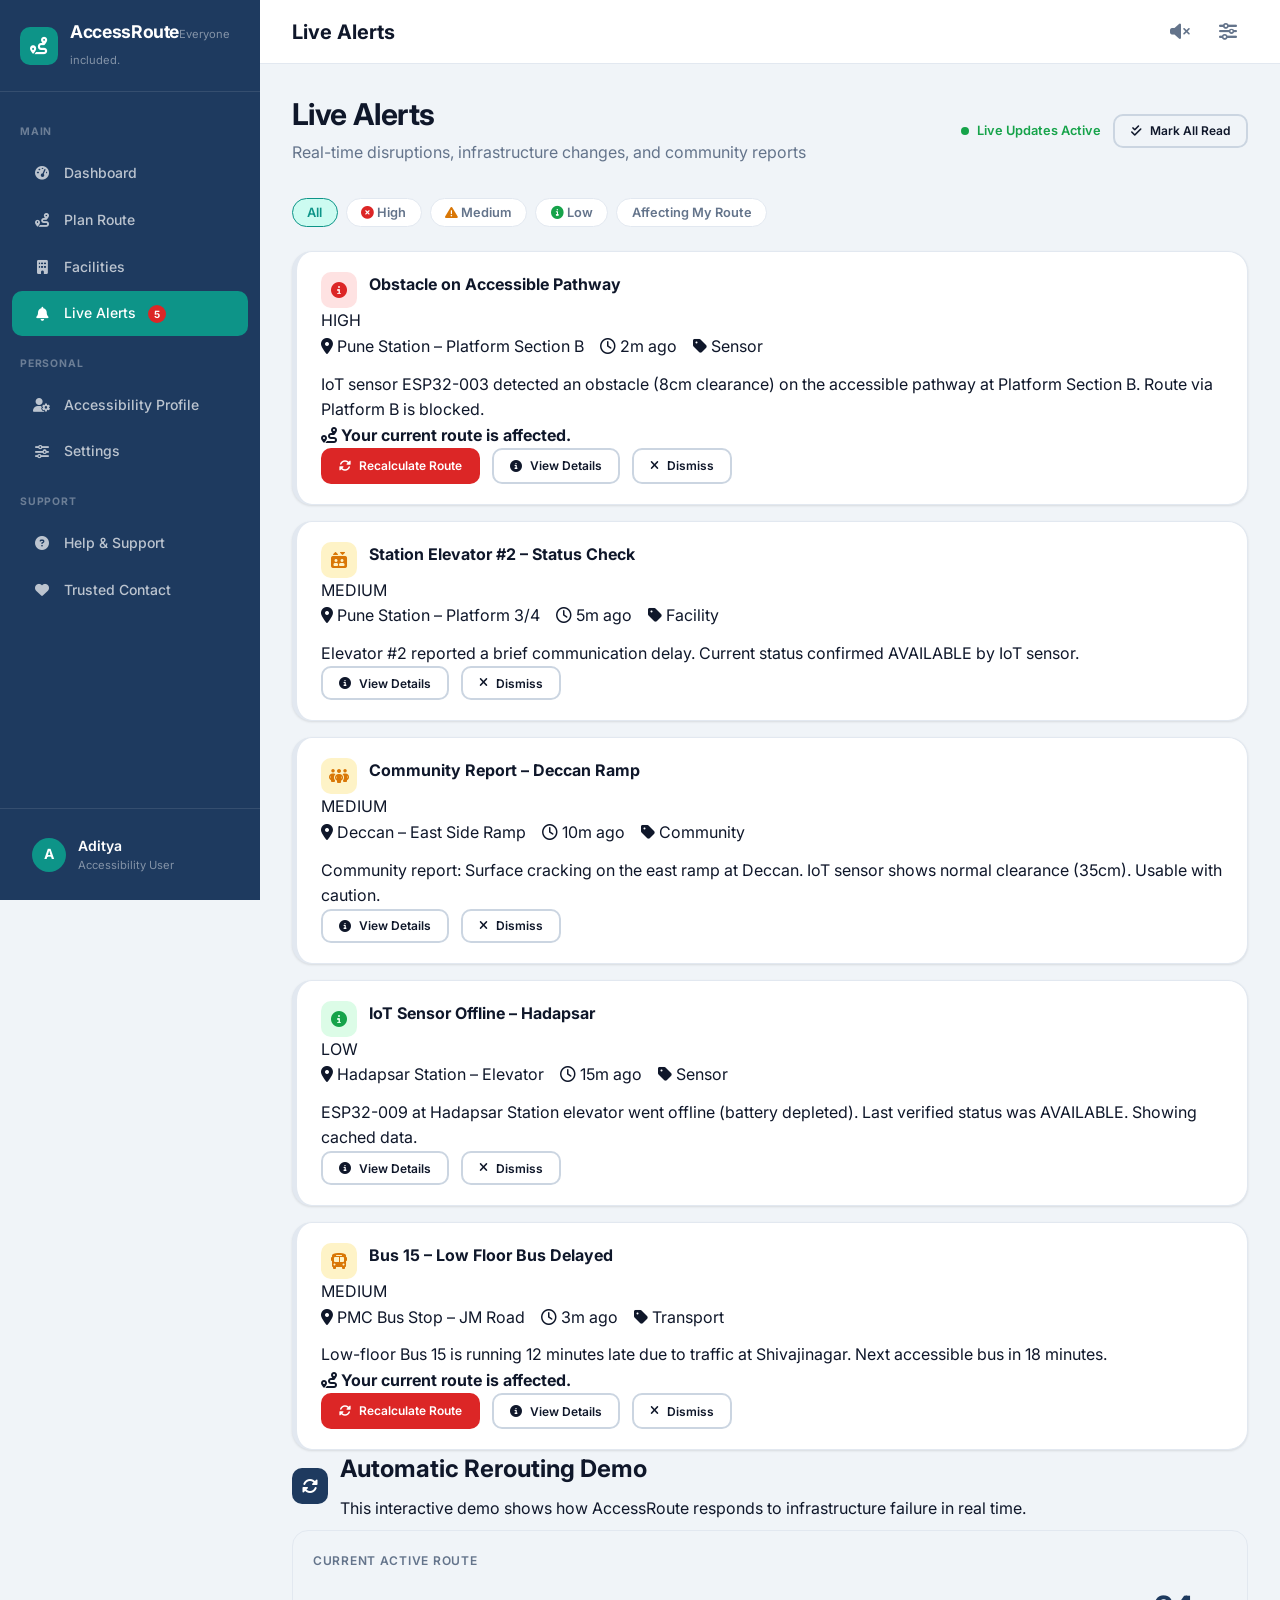
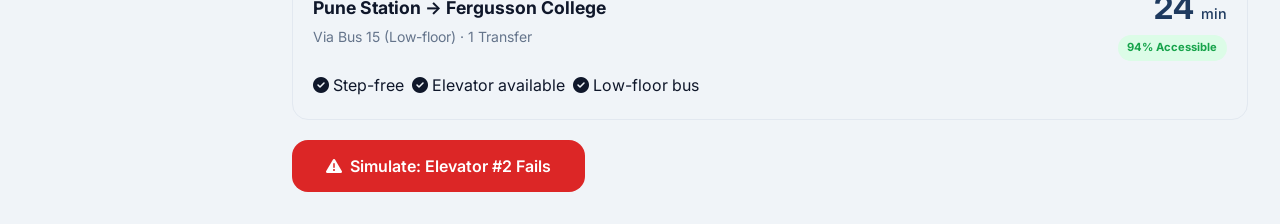
<file: alerts.html>
<!DOCTYPE html>
<html lang="en">
<head>
  <meta charset="UTF-8" />
  <meta name="viewport" content="width=device-width, initial-scale=1.0" />
  <meta name="description" content="Live disruption alerts and automatic rerouting for accessible public transport." />
  <title>Live Alerts – AccessRoute</title>
  <link rel="preconnect" href="https://fonts.googleapis.com" />
  <link rel="preconnect" href="https://fonts.gstatic.com" crossorigin />
  <link href="https://fonts.googleapis.com/css2?family=Inter:wght@400;500;600;700&display=swap" rel="stylesheet" />
  <link rel="stylesheet" href="https://cdnjs.cloudflare.com/ajax/libs/font-awesome/6.5.0/css/all.min.css" />
  <link rel="stylesheet" href="css/style.css?v=repair-2" />
  <link rel="stylesheet" href="css/dashboard.css" />
  <link rel="stylesheet" href="css/responsive.css" />
</head>
<body>
<a href="#main-content" class="skip-link">Skip to main content</a>
<div id="toast-container" aria-live="polite" aria-atomic="false"></div>
<div id="sidebar-overlay" class="sidebar-overlay" aria-hidden="true"></div>

<div class="app-shell">
  <aside id="sidebar" class="sidebar" aria-label="Main navigation">
    <div class="sidebar-logo">
      <div class="logo-icon" aria-hidden="true"><i class="fa-solid fa-route"></i></div>
      <div class="logo-text"><span class="logo-name">AccessRoute</span><span class="logo-tagline">Everyone included.</span></div>
    </div>
    <nav class="sidebar-nav" aria-label="Site navigation">
      <div class="nav-section-label">Main</div>
      <a href="dashboard.html"  class="nav-item" data-page="dashboard.html">  <span class="nav-icon"><i class="fa-solid fa-gauge-high" aria-hidden="true"></i></span><span class="nav-label">Dashboard</span></a>
      <a href="routes.html"     class="nav-item" data-page="routes.html">     <span class="nav-icon"><i class="fa-solid fa-route" aria-hidden="true"></i></span><span class="nav-label">Plan Route</span></a>
      <a href="facilities.html" class="nav-item" data-page="facilities.html"> <span class="nav-icon"><i class="fa-solid fa-building" aria-hidden="true"></i></span><span class="nav-label">Facilities</span></a>
      <a href="alerts.html"     class="nav-item" data-page="alerts.html">     <span class="nav-icon"><i class="fa-solid fa-bell" aria-hidden="true"></i></span><span class="nav-label">Live Alerts</span><span class="nav-badge alert-count">2</span></a>
      <div class="nav-section-label">Personal</div>
      <a href="profile.html"    class="nav-item" data-page="profile.html">    <span class="nav-icon"><i class="fa-solid fa-user-gear" aria-hidden="true"></i></span><span class="nav-label">Accessibility Profile</span></a>
      <a href="settings.html"   class="nav-item" data-page="settings.html">   <span class="nav-icon"><i class="fa-solid fa-sliders" aria-hidden="true"></i></span><span class="nav-label">Settings</span></a>
      <div class="nav-section-label">Support</div>
      <a href="#" class="nav-item" onclick="AR_toast('Help centre coming soon.','info','Help');return false;"><span class="nav-icon"><i class="fa-solid fa-circle-question" aria-hidden="true"></i></span><span class="nav-label">Help &amp; Support</span></a>
      <a href="#" class="nav-item" onclick="AR_toast('Opening trusted contact…','info','Trusted Contact');return false;"><span class="nav-icon"><i class="fa-solid fa-heart" aria-hidden="true"></i></span><span class="nav-label">Trusted Contact</span></a>
    </nav>
    <div class="sidebar-bottom">
      <div class="sidebar-user" role="button" tabindex="0" onclick="window.location='profile.html'">
        <div class="user-avatar" aria-hidden="true">A</div>
        <div class="user-info"><div class="user-name">Aditya</div><div class="user-role">Accessibility User</div></div>
      </div>
    </div>
  </aside>

  <div class="main-content">
    <header class="topbar" role="banner">
      <div class="topbar-left">
        <button id="hamburger-btn" class="hamburger" aria-label="Open navigation menu" aria-expanded="false"><i class="fa-solid fa-bars" aria-hidden="true"></i></button>
        <div class="topbar-title">Live Alerts</div>
      </div>
      <div class="topbar-right">
        <button id="voice-toggle-btn" class="icon-btn" aria-label="Toggle voice guidance" aria-pressed="false"><i class="fa-solid fa-volume-xmark" aria-hidden="true"></i></button>
        <a href="settings.html" class="icon-btn" aria-label="Settings"><i class="fa-solid fa-sliders" aria-hidden="true"></i></a>
      </div>
    </header>

    <main id="main-content" class="page-body">
      <div class="page-header flex-between" style="flex-wrap:wrap;gap:1rem;">
        <div>
          <h1 class="page-heading">Live Alerts</h1>
          <p class="page-subheading">Real-time disruptions, infrastructure changes, and community reports</p>
        </div>
        <div style="display:flex;gap:0.75rem;flex-wrap:wrap;">
          <span id="alerts-live-indicator" style="display:flex;align-items:center;gap:0.5rem;font-size:0.8rem;font-weight:600;color:var(--color-success);">
            <span style="width:8px;height:8px;background:var(--color-success);border-radius:50%;animation:pulse 2s infinite;" aria-hidden="true"></span>
            Live Updates Active
          </span>
          <button class="btn btn-outline btn-sm" onclick="AR_Alerts.dismissAll()" aria-label="Dismiss all resolved alerts">
            <i class="fa-solid fa-check-double" aria-hidden="true"></i> Mark All Read
          </button>
        </div>
      </div>

      <!-- Filters -->
      <div class="filter-bar" role="group" aria-label="Filter alerts" style="margin-bottom:1.5rem;">
        <button class="filter-btn active" data-alert-filter="all"    onclick="AR_Alerts.filter('all')"   >All</button>
        <button class="filter-btn"        data-alert-filter="high"   onclick="AR_Alerts.filter('high')"  ><i class="fa-solid fa-circle-xmark" style="color:var(--color-danger);" aria-hidden="true"></i> High</button>
        <button class="filter-btn"        data-alert-filter="medium" onclick="AR_Alerts.filter('medium')"><i class="fa-solid fa-triangle-exclamation" style="color:var(--color-warning);" aria-hidden="true"></i> Medium</button>
        <button class="filter-btn"        data-alert-filter="low"    onclick="AR_Alerts.filter('low')"   ><i class="fa-solid fa-circle-info" style="color:var(--color-success);" aria-hidden="true"></i> Low</button>
        <button class="filter-btn"        data-alert-filter="route"  onclick="AR_Alerts.filter('route')" >Affecting My Route</button>
      </div>

      <!-- Alert List -->
      <div id="alerts-list" role="list" aria-label="Live alerts" aria-live="polite" style="display:flex;flex-direction:column;gap:1rem;"></div>

      <!-- ── Automatic Rerouting Demo ── -->
      <div class="reroute-demo-panel" role="region" aria-labelledby="demo-heading">
        <div style="display:flex;align-items:center;gap:0.75rem;margin-bottom:0.5rem;">
          <div style="width:36px;height:36px;background:var(--color-primary);border-radius:var(--radius-md);display:flex;align-items:center;justify-content:center;color:white;" aria-hidden="true">
            <i class="fa-solid fa-rotate"></i>
          </div>
          <div>
            <div class="demo-title" id="demo-heading">Automatic Rerouting Demo</div>
            <div class="demo-subtitle">This interactive demo shows how AccessRoute responds to infrastructure failure in real time.</div>
          </div>
        </div>

        <!-- Step 1 – Initial route -->
        <div id="demo-step-1">
          <div style="background:var(--color-bg);border-radius:var(--radius-lg);padding:1.25rem;margin-bottom:1.25rem;border:1px solid var(--color-border);">
            <div style="font-size:0.75rem;font-weight:600;color:var(--color-text-muted);text-transform:uppercase;letter-spacing:0.06em;margin-bottom:0.75rem;">Current Active Route</div>
            <div style="display:flex;justify-content:space-between;align-items:center;flex-wrap:wrap;gap:0.75rem;">
              <div>
                <div style="font-size:1.1rem;font-weight:700;color:var(--color-text);">Pune Station → Fergusson College</div>
                <div style="font-size:0.875rem;color:var(--color-text-muted);margin-top:0.25rem;">Via Bus 15 (Low-floor) · 1 Transfer</div>
              </div>
              <div style="text-align:right;">
                <div style="font-size:2rem;font-weight:700;color:var(--color-primary);" id="demo-eta-display">24 <span style="font-size:0.9rem;font-weight:500;">min</span></div>
                <span class="status-pill status-available">94% Accessible</span>
              </div>
            </div>
            <div style="display:flex;gap:0.5rem;flex-wrap:wrap;margin-top:0.75rem;">
              <span class="rr-feature yes"><i class="fa-solid fa-circle-check" aria-hidden="true"></i> Step-free</span>
              <span class="rr-feature yes" id="demo-elevator-feature"><i class="fa-solid fa-circle-check" aria-hidden="true"></i> Elevator available</span>
              <span class="rr-feature yes"><i class="fa-solid fa-circle-check" aria-hidden="true"></i> Low-floor bus</span>
            </div>
          </div>
          <button class="btn btn-danger btn-lg" onclick="AR_Alerts.triggerDemo()" aria-label="Simulate elevator failure" id="btn-trigger-demo">
            <i class="fa-solid fa-triangle-exclamation" aria-hidden="true"></i> Simulate: Elevator #2 Fails
          </button>
        </div>

        <!-- Step 2 – Disruption (hidden initially) -->
        <div id="demo-step-2" class="hidden" role="alert" aria-live="assertive">
          <div style="background:var(--color-danger-bg);border:2px solid var(--color-danger);border-radius:var(--radius-lg);padding:1.25rem;margin-bottom:1.25rem;">
            <div style="display:flex;align-items:flex-start;gap:1rem;">
              <i class="fa-solid fa-triangle-exclamation" style="font-size:1.8rem;color:var(--color-danger);flex-shrink:0;" aria-hidden="true"></i>
              <div>
                <div style="font-weight:700;font-size:1.1rem;color:var(--color-danger);margin-bottom:0.25rem;">Station Elevator #2 has become unavailable.</div>
                <div style="font-size:0.875rem;color:var(--color-text);">Your current accessible route is no longer available. Platform 3–4 elevator is out of service.</div>
              </div>
            </div>
          </div>
          <div style="text-align:center;margin-bottom:1.25rem;">
            <button class="btn btn-accent btn-xl" onclick="AR_Alerts.recalculateDemo()" id="btn-demo-recalc" aria-label="Recalculate accessible route">
              <i class="fa-solid fa-rotate" aria-hidden="true"></i> Recalculate Accessible Route
            </button>
          </div>
        </div>

        <!-- Step 3 – Comparison (hidden initially) -->
        <div id="demo-step-3" class="hidden" aria-live="polite">
          <div style="background:var(--color-success-bg);border:2px solid var(--color-success);border-radius:var(--radius-lg);padding:1.25rem;margin-bottom:1.25rem;">
            <div style="display:flex;align-items:center;gap:0.75rem;margin-bottom:1rem;">
              <i class="fa-solid fa-circle-check" style="font-size:1.5rem;color:var(--color-success);" aria-hidden="true"></i>
              <span style="font-weight:700;font-size:1.1rem;color:var(--color-success);">Alternative accessible route found.</span>
            </div>

            <div class="reroute-comparison">
              <div class="comparison-side old">
                <div class="cs-label">Previous Route</div>
                <div class="comparison-val">24 min</div>
                <div class="comparison-desc">Via Platform 3/4 Elevator<br>Accessibility: 94%</div>
                <div style="margin-top:0.75rem;display:flex;gap:0.5rem;flex-wrap:wrap;">
                  <span class="rr-feature no"><i class="fa-solid fa-circle-xmark" aria-hidden="true"></i> Elevator now down</span>
                </div>
              </div>

              <div class="arrow-icon" aria-hidden="true"><i class="fa-solid fa-arrow-right"></i></div>

              <div class="comparison-side new">
                <div class="cs-label">New Route</div>
                <div class="comparison-val">29 min</div>
                <div class="comparison-desc">Via North Exit Ramp<br>Accessibility: 92%</div>
                <div style="margin-top:0.75rem;display:flex;gap:0.5rem;flex-wrap:wrap;">
                  <span class="rr-feature yes"><i class="fa-solid fa-circle-check" aria-hidden="true"></i> Step-free via ramp</span>
                  <span class="rr-feature yes"><i class="fa-solid fa-circle-check" aria-hidden="true"></i> Low-floor bus</span>
                </div>
              </div>
            </div>
          </div>

          <div style="display:flex;gap:1rem;flex-wrap:wrap;">
            <a href="routes.html" class="btn btn-accent btn-lg" style="flex:1;">
              <i class="fa-solid fa-play" aria-hidden="true"></i> Start New Route
            </a>
            <button class="btn btn-outline btn-lg" onclick="AR_Alerts.resetDemo()" style="flex:1;">
              <i class="fa-solid fa-rotate-left" aria-hidden="true"></i> Reset Demo
            </button>
          </div>
        </div>
      </div>

    </main>
  </div>
</div>

<nav class="bottom-nav" aria-label="Mobile navigation">
  <div class="bottom-nav-items">
    <a href="dashboard.html"  class="bottom-nav-item" data-page="dashboard.html"><i class="fa-solid fa-gauge-high" aria-hidden="true"></i><span>Dashboard</span></a>
    <a href="routes.html"     class="bottom-nav-item" data-page="routes.html"><i class="fa-solid fa-route" aria-hidden="true"></i><span>Routes</span></a>
    <a href="facilities.html" class="bottom-nav-item" data-page="facilities.html"><i class="fa-solid fa-building" aria-hidden="true"></i><span>Facilities</span></a>
    <a href="alerts.html"     class="bottom-nav-item active" data-page="alerts.html" aria-current="page"><i class="fa-solid fa-bell" aria-hidden="true"></i><span>Alerts</span></a>
    <a href="profile.html"    class="bottom-nav-item" data-page="profile.html"><i class="fa-solid fa-user-gear" aria-hidden="true"></i><span>Profile</span></a>
  </div>
</nav>

<style>
@keyframes pulse {
  0%,100% { opacity:1; transform:scale(1); }
  50%      { opacity:0.5; transform:scale(1.3); }
}
</style>

<script src="js/data.js"></script>
<script src="js/app.js?v=repair-1"></script>
<script src="js/alerts.js?v=repair-1"></script>
</body>
</html>
</file>
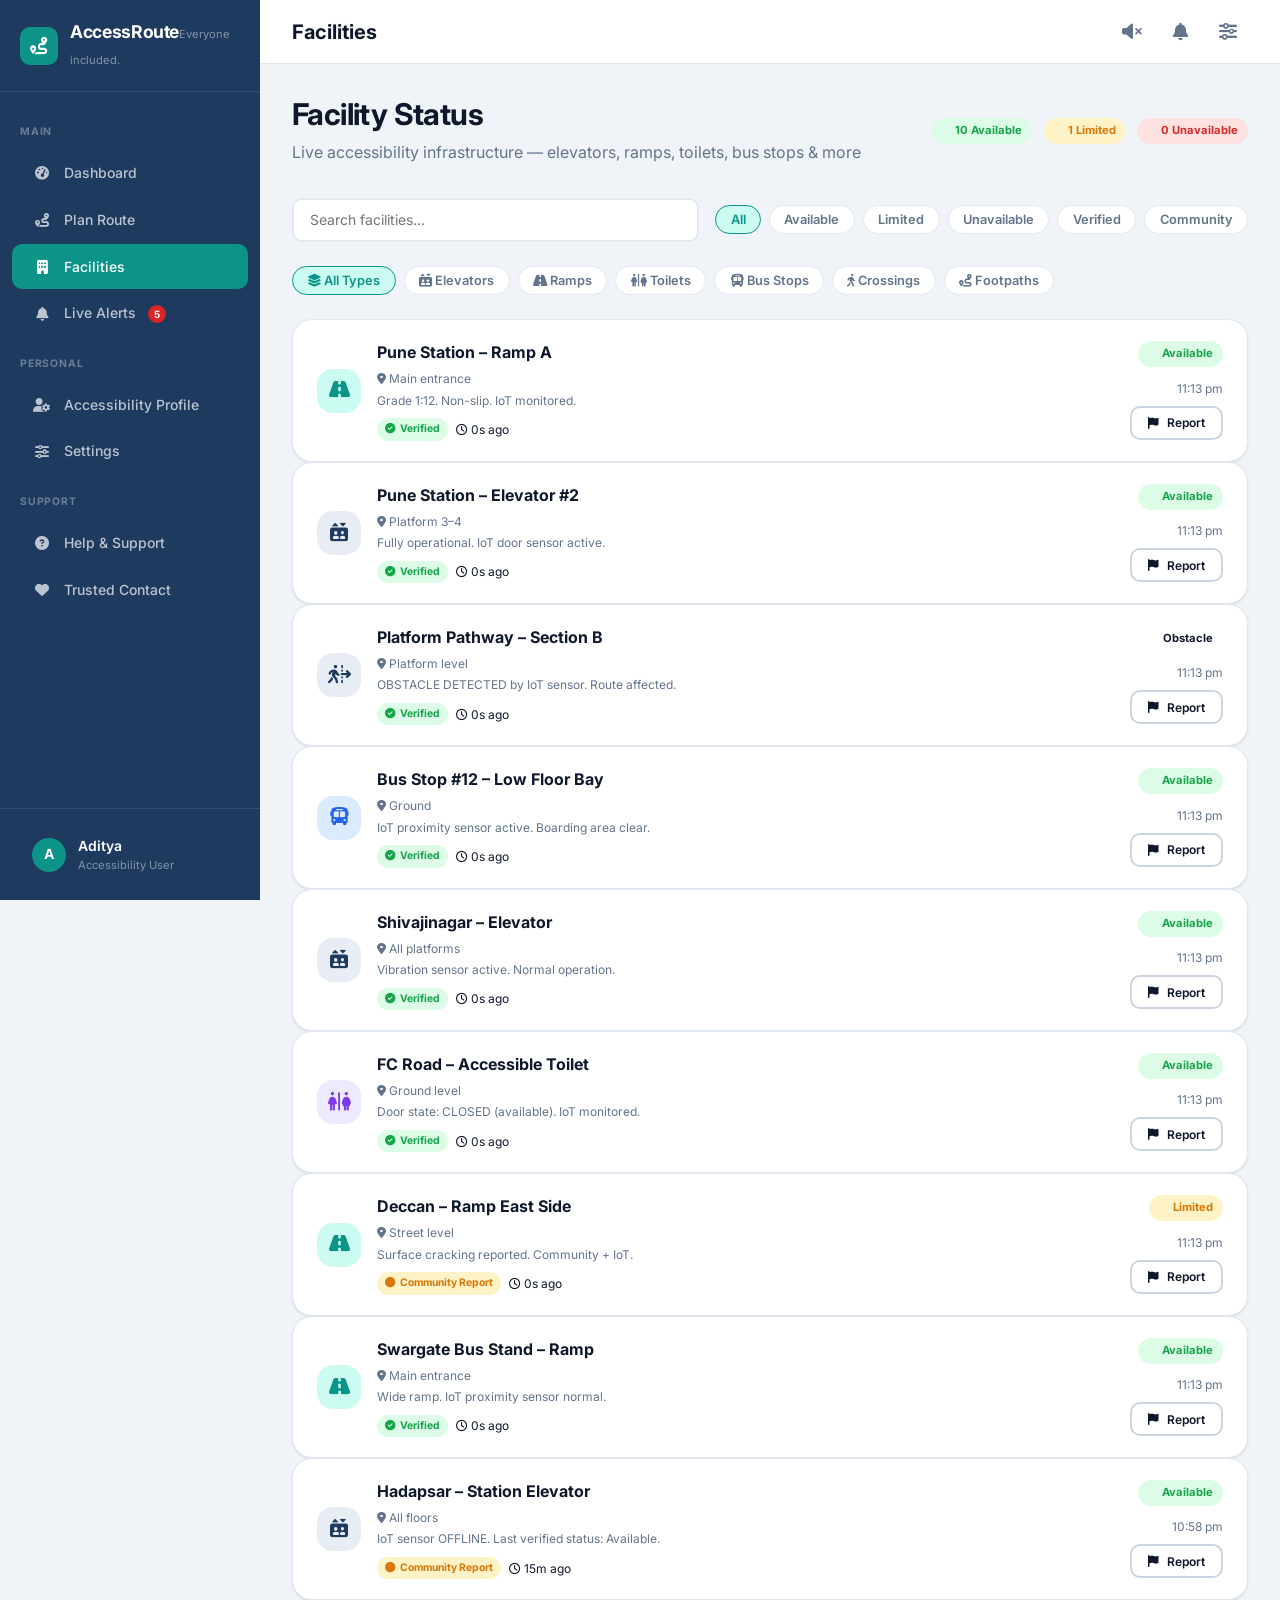
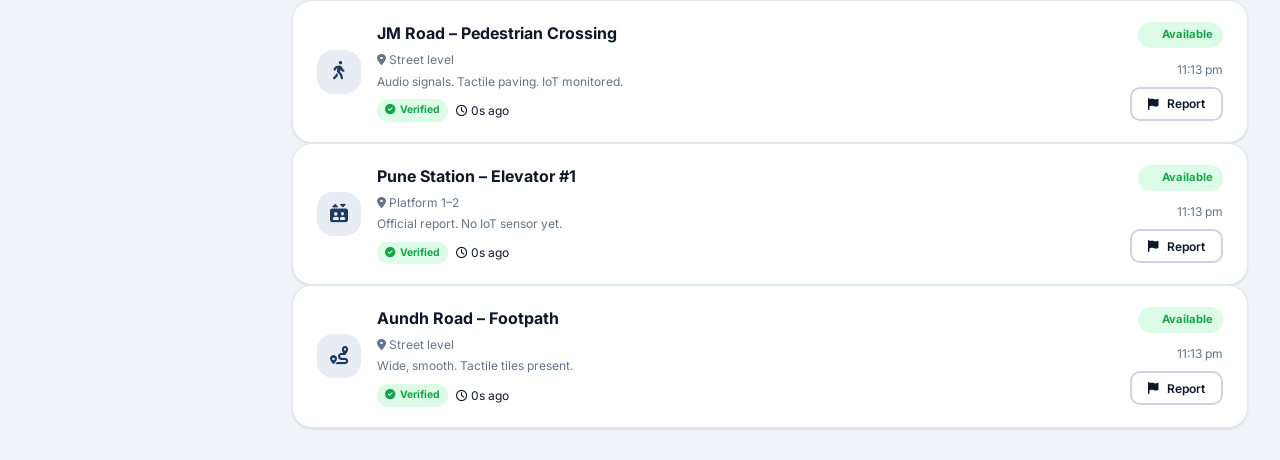
<file: facilities.html>
<!DOCTYPE html>
<html lang="en">
<head>
  <meta charset="UTF-8" />
  <meta name="viewport" content="width=device-width, initial-scale=1.0" />
  <meta name="description" content="Live accessibility facility status – elevators, ramps, toilets, bus stops, crossings, and footpaths." />
  <title>Facilities – AccessRoute</title>
  <link rel="preconnect" href="https://fonts.googleapis.com" />
  <link rel="preconnect" href="https://fonts.gstatic.com" crossorigin />
  <link href="https://fonts.googleapis.com/css2?family=Inter:wght@400;500;600;700&display=swap" rel="stylesheet" />
  <link rel="stylesheet" href="https://cdnjs.cloudflare.com/ajax/libs/font-awesome/6.5.0/css/all.min.css" />
  <link rel="stylesheet" href="css/style.css?v=repair-2" />
  <link rel="stylesheet" href="css/dashboard.css" />
  <link rel="stylesheet" href="css/responsive.css" />
</head>
<body>
<a href="#main-content" class="skip-link">Skip to main content</a>
<div id="toast-container" aria-live="polite" aria-atomic="false"></div>
<div id="sidebar-overlay" class="sidebar-overlay" aria-hidden="true"></div>

<div class="app-shell">
  <aside id="sidebar" class="sidebar" aria-label="Main navigation">
    <div class="sidebar-logo">
      <div class="logo-icon" aria-hidden="true"><i class="fa-solid fa-route"></i></div>
      <div class="logo-text"><span class="logo-name">AccessRoute</span><span class="logo-tagline">Everyone included.</span></div>
    </div>
    <nav class="sidebar-nav" aria-label="Site navigation">
      <div class="nav-section-label">Main</div>
      <a href="dashboard.html"  class="nav-item" data-page="dashboard.html">  <span class="nav-icon"><i class="fa-solid fa-gauge-high" aria-hidden="true"></i></span><span class="nav-label">Dashboard</span></a>
      <a href="routes.html"     class="nav-item" data-page="routes.html">     <span class="nav-icon"><i class="fa-solid fa-route" aria-hidden="true"></i></span><span class="nav-label">Plan Route</span></a>
      <a href="facilities.html" class="nav-item" data-page="facilities.html"> <span class="nav-icon"><i class="fa-solid fa-building" aria-hidden="true"></i></span><span class="nav-label">Facilities</span></a>
      <a href="alerts.html"     class="nav-item" data-page="alerts.html">     <span class="nav-icon"><i class="fa-solid fa-bell" aria-hidden="true"></i></span><span class="nav-label">Live Alerts</span><span class="nav-badge alert-count">2</span></a>
      <div class="nav-section-label">Personal</div>
      <a href="profile.html"    class="nav-item" data-page="profile.html">    <span class="nav-icon"><i class="fa-solid fa-user-gear" aria-hidden="true"></i></span><span class="nav-label">Accessibility Profile</span></a>
      <a href="settings.html"   class="nav-item" data-page="settings.html">   <span class="nav-icon"><i class="fa-solid fa-sliders" aria-hidden="true"></i></span><span class="nav-label">Settings</span></a>
      <div class="nav-section-label">Support</div>
      <a href="#" class="nav-item" onclick="AR_toast('Help centre coming soon.','info','Help');return false;"><span class="nav-icon"><i class="fa-solid fa-circle-question" aria-hidden="true"></i></span><span class="nav-label">Help &amp; Support</span></a>
      <a href="#" class="nav-item" onclick="AR_toast('Opening trusted contact…','info','Trusted Contact');return false;"><span class="nav-icon"><i class="fa-solid fa-heart" aria-hidden="true"></i></span><span class="nav-label">Trusted Contact</span></a>
    </nav>
    <div class="sidebar-bottom">
      <div class="sidebar-user" role="button" tabindex="0" onclick="window.location='profile.html'">
        <div class="user-avatar" aria-hidden="true">A</div>
        <div class="user-info"><div class="user-name">Aditya</div><div class="user-role">Accessibility User</div></div>
      </div>
    </div>
  </aside>

  <div class="main-content">
    <header class="topbar" role="banner">
      <div class="topbar-left">
        <button id="hamburger-btn" class="hamburger" aria-label="Open navigation menu" aria-expanded="false"><i class="fa-solid fa-bars" aria-hidden="true"></i></button>
        <div class="topbar-title">Facilities</div>
      </div>
      <div class="topbar-right">
        <button id="voice-toggle-btn" class="icon-btn" aria-label="Toggle voice guidance" aria-pressed="false"><i class="fa-solid fa-volume-xmark" aria-hidden="true"></i></button>
        <a href="alerts.html" class="icon-btn" aria-label="View alerts"><i class="fa-solid fa-bell" aria-hidden="true"></i><span class="badge-dot notif-badge-dot" aria-hidden="true"></span></a>
        <a href="settings.html" class="icon-btn" aria-label="Settings"><i class="fa-solid fa-sliders" aria-hidden="true"></i></a>
      </div>
    </header>

    <main id="main-content" class="page-body">
      <div class="page-header flex-between" style="flex-wrap:wrap;gap:1rem;">
        <div>
          <h1 class="page-heading">Facility Status</h1>
          <p class="page-subheading">Live accessibility infrastructure — elevators, ramps, toilets, bus stops &amp; more</p>
        </div>
        <div style="display:flex;gap:0.75rem;align-items:center;flex-wrap:wrap;">
          <!-- Summary badges -->
          <span id="summary-available" class="status-pill status-available"><span class="status-dot available" aria-hidden="true"></span> 10 Available</span>
          <span id="summary-limited"   class="status-pill status-limited">  <span class="status-dot limited"   aria-hidden="true"></span> 3 Limited</span>
          <span id="summary-unavail"   class="status-pill status-unavailable"><span class="status-dot unavailable" aria-hidden="true"></span> 2 Unavailable</span>
        </div>
      </div>

      <!-- Toolbar -->
      <div style="display:flex;gap:1rem;align-items:center;flex-wrap:wrap;margin-bottom:1.5rem;">
        <div class="form-input-icon" style="flex:1;min-width:200px;">
          <i class="fa-solid fa-magnifying-glass input-icon" aria-hidden="true"></i>
          <input id="facility-search" class="form-input" type="search" placeholder="Search facilities…" aria-label="Search facilities" oninput="AR_Facilities.search(this.value)" />
        </div>
        <div class="filter-bar" role="group" aria-label="Filter facilities" style="margin-bottom:0;">
          <button class="filter-btn active" onclick="AR_Facilities.filter('all')"         aria-label="Show all facilities"    data-filter="all">All</button>
          <button class="filter-btn"        onclick="AR_Facilities.filter('available')"   aria-label="Show available"         data-filter="available">Available</button>
          <button class="filter-btn"        onclick="AR_Facilities.filter('limited')"     aria-label="Show limited"           data-filter="limited">Limited</button>
          <button class="filter-btn"        onclick="AR_Facilities.filter('unavailable')" aria-label="Show unavailable"       data-filter="unavailable">Unavailable</button>
          <button class="filter-btn"        onclick="AR_Facilities.filter('verified')"    aria-label="Show verified only"     data-filter="verified">Verified</button>
          <button class="filter-btn"        onclick="AR_Facilities.filter('community')"   aria-label="Show community reports" data-filter="community">Community</button>
        </div>
      </div>

      <!-- Type filter chips -->
      <div class="filter-bar" role="group" aria-label="Filter by facility type" style="margin-bottom:1.5rem;">
        <button class="filter-btn active" onclick="AR_Facilities.filterType('all')"      data-type="all">      <i class="fa-solid fa-layer-group" aria-hidden="true"></i> All Types</button>
        <button class="filter-btn"        onclick="AR_Facilities.filterType('elevator')" data-type="elevator"> <i class="fa-solid fa-elevator"    aria-hidden="true"></i> Elevators</button>
        <button class="filter-btn"        onclick="AR_Facilities.filterType('ramp')"     data-type="ramp">     <i class="fa-solid fa-road"        aria-hidden="true"></i> Ramps</button>
        <button class="filter-btn"        onclick="AR_Facilities.filterType('toilet')"   data-type="toilet">   <i class="fa-solid fa-restroom"    aria-hidden="true"></i> Toilets</button>
        <button class="filter-btn"        onclick="AR_Facilities.filterType('bus')"      data-type="bus">      <i class="fa-solid fa-bus"         aria-hidden="true"></i> Bus Stops</button>
        <button class="filter-btn"        onclick="AR_Facilities.filterType('crossing')" data-type="crossing"> <i class="fa-solid fa-person-walking" aria-hidden="true"></i> Crossings</button>
        <button class="filter-btn"        onclick="AR_Facilities.filterType('footpath')" data-type="footpath"> <i class="fa-solid fa-route"       aria-hidden="true"></i> Footpaths</button>
      </div>

      <!-- Facility List -->
      <div id="facilities-list" role="list" aria-label="Facility status list" aria-live="polite"></div>

      <!-- Empty State -->
      <div id="facilities-empty" class="empty-state hidden" aria-live="polite">
        <i class="fa-solid fa-building" aria-hidden="true"></i>
        <h3>No facilities found</h3>
        <p>Try adjusting the filters or search term.</p>
        <button class="btn btn-outline mt-4" onclick="AR_Facilities.reset()">Clear Filters</button>
      </div>
    </main>
  </div>
</div>

<nav class="bottom-nav" aria-label="Mobile navigation">
  <div class="bottom-nav-items">
    <a href="dashboard.html"  class="bottom-nav-item" data-page="dashboard.html"><i class="fa-solid fa-gauge-high" aria-hidden="true"></i><span>Dashboard</span></a>
    <a href="routes.html"     class="bottom-nav-item" data-page="routes.html"><i class="fa-solid fa-route" aria-hidden="true"></i><span>Routes</span></a>
    <a href="facilities.html" class="bottom-nav-item active" data-page="facilities.html" aria-current="page"><i class="fa-solid fa-building" aria-hidden="true"></i><span>Facilities</span></a>
    <a href="alerts.html"     class="bottom-nav-item" data-page="alerts.html"><i class="fa-solid fa-bell" aria-hidden="true"></i><span>Alerts</span></a>
    <a href="profile.html"    class="bottom-nav-item" data-page="profile.html"><i class="fa-solid fa-user-gear" aria-hidden="true"></i><span>Profile</span></a>
  </div>
</nav>

<script src="js/data.js"></script>
<script src="js/app.js?v=repair-1"></script>
<script src="js/facilities.js?v=repair-1"></script>
</body>
</html>
</file>
<file: css/style.css>
/* ============================================================
   AccessRoute — Global Design System
   Team: IntelliVision | PS-B04
   ============================================================ */
:root {
  --navy:        #1e3a5f;
  --navy-dk:     #152c47;
  --navy-lt:     #2d5282;
  --navy-faint:  #e8edf5;
  --teal:        #0d9488;
  --teal-lt:     #14b8a6;
  --teal-faint:  #ccfbf1;
  --success:     #16a34a;
  --success-bg:  #dcfce7;
  --warning:     #d97706;
  --warning-bg:  #fef3c7;
  --danger:      #dc2626;
  --danger-bg:   #fee2e2;
  --info:        #2563eb;
  --info-bg:     #dbeafe;
  --purple:      #7c3aed;
  --purple-bg:   #ede9fe;
  --bg:          #f0f4f8;
  --surface:     #ffffff;
  --border:      #e2e8f0;
  --border-md:   #cbd5e1;
  --text:        #0f172a;
  --text-m:      #64748b;
  --text-l:      #94a3b8;
  --font:        'Inter','Segoe UI',system-ui,-apple-system,sans-serif;
  --sidebar-w:   260px;
  --topbar-h:    64px;
  --r-sm:.375rem; --r-md:.625rem; --r-lg:1rem;
  --r-xl:1.25rem; --r-2xl:1.5rem; --r-full:9999px;
  --sh-sm:0 1px 3px rgba(0,0,0,.07),0 1px 2px rgba(0,0,0,.04);
  --sh-md:0 4px 12px rgba(0,0,0,.08),0 2px 4px rgba(0,0,0,.04);
  --sh-lg:0 10px 30px rgba(0,0,0,.10),0 4px 8px rgba(0,0,0,.05);
  --sh-xl:0 20px 50px rgba(0,0,0,.12),0 8px 16px rgba(0,0,0,.06);
  --t-fast:150ms ease; --t-base:250ms ease; --t-slow:400ms ease;
  /* Compatibility aliases used by the facilities and alerts pages. */
  --color-primary:var(--navy); --color-success:var(--success); --color-success-bg:var(--success-bg);
  --color-warning:var(--warning); --color-warning-bg:var(--warning-bg);
  --color-danger:var(--danger); --color-danger-bg:var(--danger-bg);
  --color-bg:var(--bg); --color-border:var(--border); --color-text:var(--text); --color-text-muted:var(--text-m);
  --radius-md:var(--r-md); --radius-lg:var(--r-lg);
}

/* High Contrast */
body.high-contrast {
  --navy:#003087; --teal:#007a70;
  --text:#000; --text-m:#111;
  --bg:#f5f5f5; --border:#000;
}
/* Reduced Motion */
body.reduced-motion *, body.reduced-motion *::before, body.reduced-motion *::after {
  animation-duration:.01ms!important; transition-duration:.01ms!important;
}
@media (prefers-reduced-motion:reduce) { *, *::before, *::after {
  animation-duration:.01ms!important; transition-duration:.01ms!important;
}}
body.font-small  { font-size:14px; }
body.font-normal { font-size:16px; }
body.font-large  { font-size:19px; }

/* Reset */
*,*::before,*::after{box-sizing:border-box;margin:0;padding:0}
html{scroll-behavior:smooth;-webkit-text-size-adjust:100%}
body{font-family:var(--font);font-size:1rem;color:var(--text);background:var(--bg);line-height:1.6;min-height:100vh;-webkit-font-smoothing:antialiased}
a{color:inherit;text-decoration:none}
img{max-width:100%;display:block}
button{cursor:pointer;font-family:inherit}
input,select,textarea{font-family:inherit}
ul,ol{list-style:none}

/* Focus */
:focus-visible{outline:3px solid var(--teal);outline-offset:3px;border-radius:var(--r-sm)}
*:focus:not(:focus-visible){outline:none}

/* Skip Link */
.skip-link{position:absolute;top:-100%;left:1rem;background:var(--teal);color:#fff;padding:.5rem 1rem;border-radius:var(--r-md);font-weight:600;z-index:9999;transition:top var(--t-fast)}
.skip-link:focus{top:1rem}

/* ── App Shell ─────────────────────────────────────────── */
.app-shell{display:flex;min-height:100vh}
.main-content{flex:1;margin-left:var(--sidebar-w);min-height:100vh;display:flex;flex-direction:column;transition:margin-left var(--t-base)}
.page-body{flex:1;padding:2rem;padding-top:calc(var(--topbar-h) + 2rem)}

/* ── Sidebar ────────────────────────────────────────────── */
.sidebar{position:fixed;top:0;left:0;width:var(--sidebar-w);height:100vh;background:var(--navy);display:flex;flex-direction:column;z-index:200;overflow:hidden;transition:transform var(--t-base)}
.sidebar-logo{display:flex;align-items:center;gap:.75rem;padding:1.25rem 1.25rem;border-bottom:1px solid rgba(255,255,255,.1);flex-shrink:0}
.logo-icon{width:38px;height:38px;background:var(--teal);border-radius:var(--r-md);display:flex;align-items:center;justify-content:center;font-size:1.1rem;color:#fff;flex-shrink:0}
.logo-name{font-size:1.1rem;font-weight:700;color:#fff;letter-spacing:-.02em;line-height:1.2}
.logo-tagline{font-size:.7rem;color:rgba(255,255,255,.45)}
.sidebar-nav{flex:1;overflow-y:auto;padding:.75rem 0;scrollbar-width:thin;scrollbar-color:rgba(255,255,255,.15) transparent}
.sidebar-nav::-webkit-scrollbar{width:4px}
.sidebar-nav::-webkit-scrollbar-thumb{background:rgba(255,255,255,.15);border-radius:4px}
.nav-section-label{font-size:.65rem;font-weight:700;color:rgba(255,255,255,.35);text-transform:uppercase;letter-spacing:.08em;padding:.75rem 1.25rem .5rem;margin-top:.5rem}
.nav-item{display:flex;align-items:center;gap:.75rem;padding:.7rem 1.25rem;margin:2px .75rem;border-radius:var(--r-md);color:rgba(255,255,255,.7);font-size:.875rem;font-weight:500;transition:background var(--t-fast),color var(--t-fast);cursor:pointer}
.nav-item:hover{background:rgba(255,255,255,.08);color:#fff}
.nav-item.active{background:var(--teal);color:#fff}
.nav-icon{width:20px;display:flex;align-items:center;justify-content:center;flex-shrink:0}
.nav-badge{background:var(--danger);color:#fff;font-size:10px;font-weight:700;padding:1px 6px;border-radius:var(--r-full);min-width:18px;text-align:center}
.sidebar-bottom{border-top:1px solid rgba(255,255,255,.1);padding:.75rem 0;flex-shrink:0}
.sidebar-user{display:flex;align-items:center;gap:.75rem;padding:.7rem 1.25rem;margin:2px .75rem;border-radius:var(--r-md);cursor:pointer;transition:background var(--t-fast)}
.sidebar-user:hover{background:rgba(255,255,255,.08)}
.user-avatar{width:34px;height:34px;background:var(--teal);border-radius:50%;display:flex;align-items:center;justify-content:center;font-weight:700;color:#fff;font-size:.875rem;flex-shrink:0}
.user-name{font-size:.875rem;font-weight:600;color:#fff;white-space:nowrap;overflow:hidden;text-overflow:ellipsis}
.user-role{font-size:.7rem;color:rgba(255,255,255,.45)}
.sidebar-overlay{display:none;position:fixed;inset:0;background:rgba(0,0,0,.45);z-index:190;backdrop-filter:blur(2px)}
.sidebar-overlay.active{display:block}

/* ── Topbar ─────────────────────────────────────────────── */
.topbar{position:fixed;top:0;left:var(--sidebar-w);right:0;height:var(--topbar-h);background:var(--surface);border-bottom:1px solid var(--border);display:flex;align-items:center;padding:0 2rem;gap:1rem;z-index:100;transition:left var(--t-base)}
.topbar-left{flex:1;display:flex;align-items:center;gap:1rem}
.topbar-right{display:flex;align-items:center;gap:.5rem}
.topbar-title{font-size:1.25rem;font-weight:700;color:var(--text)}
.hamburger{display:none;width:40px;height:40px;border:none;background:transparent;border-radius:var(--r-md);align-items:center;justify-content:center;color:var(--text);font-size:1.25rem;cursor:pointer}
.icon-btn{width:40px;height:40px;border:none;background:transparent;border-radius:var(--r-md);display:flex;align-items:center;justify-content:center;color:var(--text-m);font-size:1.1rem;position:relative;transition:background var(--t-fast),color var(--t-fast);cursor:pointer;text-decoration:none}
.icon-btn:hover{background:var(--bg);color:var(--navy)}
.icon-btn .bdot{position:absolute;top:7px;right:7px;width:8px;height:8px;background:var(--danger);border-radius:50%;border:2px solid #fff}

/* ── Cards ──────────────────────────────────────────────── */
.card{background:var(--surface);border-radius:var(--r-xl);padding:1.5rem;box-shadow:var(--sh-sm);border:1px solid var(--border);transition:box-shadow var(--t-base)}
.card:hover{box-shadow:var(--sh-md)}
.card-header{display:flex;align-items:center;justify-content:space-between;margin-bottom:1rem}
.card-title{font-size:1rem;font-weight:600;color:var(--text)}
.stat-card{background:var(--surface);border-radius:var(--r-xl);padding:1.25rem 1.5rem;box-shadow:var(--sh-sm);border:1px solid var(--border);display:flex;align-items:flex-start;gap:1rem;transition:box-shadow var(--t-base),transform var(--t-base)}
.stat-card:hover{box-shadow:var(--sh-md);transform:translateY(-2px)}
.stat-icon{width:52px;height:52px;border-radius:var(--r-lg);display:flex;align-items:center;justify-content:center;font-size:1.4rem;flex-shrink:0}
.si-navy  {background:var(--navy-faint);    color:var(--navy)}
.si-teal  {background:var(--teal-faint);     color:var(--teal)}
.si-green {background:var(--success-bg);     color:var(--success)}
.si-amber {background:var(--warning-bg);     color:var(--warning)}
.si-red   {background:var(--danger-bg);      color:var(--danger)}
.si-blue  {background:var(--info-bg);        color:var(--info)}
.si-purple{background:var(--purple-bg);      color:var(--purple)}
.stat-label{font-size:.875rem;color:var(--text-m);font-weight:500;margin-bottom:2px}
.stat-value{font-size:1.5rem;font-weight:700;color:var(--text);line-height:1.2}
.stat-meta{font-size:.75rem;color:var(--text-l);margin-top:3px}
.stat-badge{display:inline-flex;align-items:center;gap:4px;font-size:.7rem;font-weight:600;padding:2px 8px;border-radius:var(--r-full);margin-top:4px}
.sb-ok  {background:var(--success-bg);color:var(--success)}
.sb-warn{background:var(--warning-bg);color:var(--warning)}
.sb-bad {background:var(--danger-bg); color:var(--danger)}
.sb-info{background:var(--info-bg);   color:var(--info)}

/* ── Buttons ─────────────────────────────────────────────── */
.btn{display:inline-flex;align-items:center;justify-content:center;gap:.5rem;padding:.625rem 1.25rem;border-radius:var(--r-md);font-size:.875rem;font-weight:600;border:2px solid transparent;cursor:pointer;transition:all var(--t-fast);white-space:nowrap;min-height:42px;text-decoration:none;text-align:center;font-family:var(--font)}
.btn:active{transform:scale(.97)}
.btn-primary{background:var(--navy);color:#fff}
.btn-primary:hover{background:var(--navy-lt);box-shadow:var(--sh-md)}
.btn-accent{background:var(--teal);color:#fff}
.btn-accent:hover{background:var(--teal-lt);box-shadow:var(--sh-md)}
.btn-outline{background:transparent;border-color:var(--border-md);color:var(--text)}
.btn-outline:hover{border-color:var(--teal);color:var(--teal);background:var(--teal-faint)}
.btn-danger{background:var(--danger);color:#fff}
.btn-danger:hover{background:#b91c1c}
.btn-success{background:var(--success);color:#fff}
.btn-success:hover{background:#15803d}
.btn-warning{background:var(--warning);color:#fff}
.btn-warning:hover{background:#b45309}
.btn-sm{padding:.375rem 1rem;font-size:.75rem;min-height:34px}
.btn-lg{padding:.875rem 2rem;font-size:1rem;min-height:52px;border-radius:var(--r-lg)}
.btn-xl{padding:1.1rem 2.5rem;font-size:1.125rem;min-height:58px;border-radius:var(--r-xl)}
.btn-block{width:100%}

/* ── Badges & Pills ──────────────────────────────────────── */
.badge{display:inline-flex;align-items:center;gap:4px;font-size:.7rem;font-weight:600;padding:3px 10px;border-radius:var(--r-full);white-space:nowrap}
.badge-iot      {background:var(--info-bg);   color:var(--info)}
.badge-verified {background:var(--success-bg);color:var(--success)}
.badge-community{background:var(--warning-bg);color:var(--warning)}
.badge-unconf   {background:#f1f5f9;           color:var(--text-m)}
.status-dot{width:8px;height:8px;border-radius:50%;display:inline-block;flex-shrink:0}
.sd-ok {background:var(--success);animation:pulse-d 2s infinite}
.sd-warn{background:var(--warning)}
.sd-bad{background:var(--danger)}
.sd-off{background:var(--text-l)}
@keyframes pulse-d{0%,100%{opacity:1}50%{opacity:.5}}
.sp{display:inline-flex;align-items:center;gap:5px;font-size:.7rem;font-weight:600;padding:4px 10px;border-radius:var(--r-full)}
.sp-ok  {background:var(--success-bg);color:var(--success)}
.sp-warn{background:var(--warning-bg);color:var(--warning)}
.sp-bad {background:var(--danger-bg); color:var(--danger)}
.sp-off {background:#f1f5f9;         color:var(--text-m)}
.sp-info{background:var(--info-bg);  color:var(--info)}

/* ── Forms ───────────────────────────────────────────────── */
.form-group{display:flex;flex-direction:column;gap:.5rem}
.form-label{font-size:.875rem;font-weight:600;color:var(--text)}
.form-input,.form-select,.form-textarea{width:100%;padding:.625rem 1rem;border:2px solid var(--border);border-radius:var(--r-md);font-size:.875rem;color:var(--text);background:var(--surface);transition:border-color var(--t-fast),box-shadow var(--t-fast);min-height:44px}
.form-input:focus,.form-select:focus,.form-textarea:focus{outline:none;border-color:var(--teal);box-shadow:0 0 0 3px rgba(13,148,136,.15)}
.input-wrap{position:relative}
.input-wrap .form-input{padding-left:2.75rem}
.input-icon{position:absolute;left:1rem;top:50%;transform:translateY(-50%);color:var(--text-m);pointer-events:none;font-size:.875rem}

/* Toggle */
.toggle{position:relative;width:44px;height:24px;flex-shrink:0}
.toggle input{opacity:0;width:0;height:0;position:absolute}
.toggle-slider{position:absolute;inset:0;background:var(--border-md);border-radius:var(--r-full);cursor:pointer;transition:background var(--t-base)}
.toggle-slider::before{content:'';position:absolute;width:18px;height:18px;left:3px;top:3px;background:#fff;border-radius:50%;transition:transform var(--t-base);box-shadow:0 1px 3px rgba(0,0,0,.2)}
.toggle input:checked~.toggle-slider{background:var(--teal)}
.toggle input:checked~.toggle-slider::before{transform:translateX(20px)}

/* Checkbox */
.cb-row{display:flex;align-items:center;gap:.75rem;cursor:pointer;font-size:.875rem;color:var(--text);padding:.375rem 0}
.cb-row input[type=checkbox]{width:18px;height:18px;accent-color:var(--teal);cursor:pointer;flex-shrink:0}

/* Radio */
.radio-opt{display:flex;align-items:center;gap:.75rem;padding:.75rem 1rem;border:2px solid var(--border);border-radius:var(--r-md);cursor:pointer;transition:all var(--t-fast);margin-bottom:.5rem}
.radio-opt:hover,.radio-opt.checked{border-color:var(--teal);background:var(--teal-faint)}
.radio-opt input[type=radio]{accent-color:var(--teal)}

/* ── Toast ───────────────────────────────────────────────── */
#toast-container{position:fixed;bottom:1.5rem;right:1.5rem;z-index:9999;display:flex;flex-direction:column;gap:.75rem;pointer-events:none;max-width:390px;width:100%}
.toast{background:var(--surface);border-radius:var(--r-lg);box-shadow:var(--sh-xl);padding:1rem 1.25rem;display:flex;align-items:flex-start;gap:.75rem;pointer-events:all;border-left:4px solid var(--teal);animation:toastIn var(--t-base) forwards;opacity:0;transform:translateX(110%)}
@keyframes toastIn{to{opacity:1;transform:translateX(0)}}
@keyframes toastOut{to{opacity:0;transform:translateX(110%)}}
.toast.removing{animation:toastOut var(--t-base) forwards}
.toast.t-success{border-left-color:var(--success)}
.toast.t-warning{border-left-color:var(--warning)}
.toast.t-danger {border-left-color:var(--danger)}
.toast.t-info   {border-left-color:var(--info)}
.toast-icon{font-size:1.1rem;margin-top:2px;flex-shrink:0}
.toast.t-success .toast-icon{color:var(--success)}
.toast.t-warning .toast-icon{color:var(--warning)}
.toast.t-danger  .toast-icon{color:var(--danger)}
.toast.t-info    .toast-icon{color:var(--info)}
.toast-body{flex:1;min-width:0}
.toast-title{font-size:.875rem;font-weight:600;color:var(--text);margin-bottom:2px}
.toast-msg{font-size:.75rem;color:var(--text-m);line-height:1.5}
.toast-close{background:none;border:none;color:var(--text-m);cursor:pointer;font-size:.875rem;flex-shrink:0;transition:color var(--t-fast)}
.toast-close:hover{color:var(--text)}

/* ── Timeline ────────────────────────────────────────────── */
.timeline{display:flex;flex-direction:column}
.tl-item{display:flex;align-items:flex-start;gap:1rem;padding:.75rem 0;position:relative}
.tl-item:not(:last-child)::before{content:'';position:absolute;left:15px;top:40px;bottom:-8px;width:2px;background:var(--border)}
.tl-dot{width:32px;height:32px;border-radius:50%;display:flex;align-items:center;justify-content:center;font-size:.875rem;flex-shrink:0;z-index:1}
.tl-ok  {background:var(--success-bg);color:var(--success)}
.tl-warn{background:var(--warning-bg);color:var(--warning)}
.tl-bad {background:var(--danger-bg); color:var(--danger)}
.tl-info{background:var(--info-bg);   color:var(--info)}
.tl-time{font-size:.7rem;color:var(--text-m);margin-bottom:2px}
.tl-msg {font-size:.875rem;color:var(--text);line-height:1.5}

/* ── Misc ────────────────────────────────────────────────── */
.hidden{display:none!important}
.divider{height:1px;background:var(--border);margin:1.25rem 0}
.page-header{margin-bottom:2rem}
.page-heading{font-size:1.875rem;font-weight:700;color:var(--text);letter-spacing:-.02em;line-height:1.2}
.page-sub{font-size:1rem;color:var(--text-m);margin-top:.5rem}
.flex-bc{display:flex;align-items:center;justify-content:space-between}
.flex-c{display:flex;align-items:center}
.gap-2{gap:.5rem} .gap-3{gap:.75rem} .gap-4{gap:1rem}
.mt-4{margin-top:1rem} .mt-6{margin-top:1.5rem} .mt-8{margin-top:2rem}
.mb-4{margin-bottom:1rem} .mb-6{margin-bottom:1.5rem}
.text-m{color:var(--text-m)} .text-xs{font-size:.75rem} .text-sm{font-size:.875rem}
.fw-7{font-weight:700} .fw-6{font-weight:600}
.spinner{width:20px;height:20px;border:2px solid var(--border);border-top-color:var(--teal);border-radius:50%;animation:spin .7s linear infinite;display:inline-block}
@keyframes spin{to{transform:rotate(360deg)}}
.empty-state{text-align:center;padding:3rem;color:var(--text-m)}
.empty-state i{font-size:3rem;margin-bottom:1rem;opacity:.3;display:block}
.filter-bar{display:flex;align-items:center;gap:.5rem;flex-wrap:wrap}
.fb{padding:.375rem 1rem;border-radius:var(--r-full);border:2px solid var(--border);background:transparent;font-size:.875rem;font-weight:500;color:var(--text-m);cursor:pointer;transition:all var(--t-fast);white-space:nowrap}
.fb:hover{border-color:var(--teal);color:var(--teal);background:var(--teal-faint)}
.fb.active{background:var(--navy);border-color:var(--navy);color:#fff}

/* Table */
.tbl-wrap{overflow-x:auto;border-radius:var(--r-lg);border:1px solid var(--border)}
table{width:100%;border-collapse:collapse;font-size:.875rem}
thead th{background:var(--bg);color:var(--text-m);font-size:.7rem;font-weight:700;text-transform:uppercase;letter-spacing:.05em;padding:.75rem 1rem;text-align:left;border-bottom:1px solid var(--border);white-space:nowrap}
tbody tr{border-bottom:1px solid var(--border);transition:background var(--t-fast)}
tbody tr:last-child{border-bottom:none}
tbody tr:hover{background:var(--bg)}
tbody td{padding:.75rem 1rem;color:var(--text);vertical-align:middle}

/* Score bar */
.score-bar{height:6px;background:var(--border);border-radius:var(--r-full);overflow:hidden;flex:1}
.score-fill{height:100%;border-radius:var(--r-full);transition:width .8s ease}
.sf-high  {background:var(--success)}
.sf-mid   {background:var(--warning)}
.sf-low   {background:var(--danger)}

/* Score ring */
.ring-wrap{position:relative;width:80px;height:80px;flex-shrink:0}
.ring-wrap svg{transform:rotate(-90deg)}
.ring-bg  {fill:none;stroke:var(--border);stroke-width:8}
.ring-fill{fill:none;stroke:var(--teal);stroke-width:8;stroke-linecap:round;stroke-dasharray:220;stroke-dashoffset:220;transition:stroke-dashoffset 1.2s ease}
.ring-num {position:absolute;inset:0;display:flex;align-items:center;justify-content:center;font-size:1.125rem;font-weight:700;color:var(--text)}

/* Disruption banners */
.disruption-banner{background:var(--danger-bg);border:2px solid var(--danger);border-radius:var(--r-xl);padding:1.25rem 1.5rem;margin-bottom:1.5rem;display:none;gap:1rem;animation:slideDown var(--t-slow)}
.disruption-banner.show{display:flex;align-items:flex-start}
.success-banner{background:var(--success-bg);border:2px solid var(--success);border-radius:var(--r-xl);padding:1.25rem 1.5rem;margin-bottom:1.5rem;display:none;gap:1rem}
.success-banner.show{display:flex;align-items:flex-start}
@keyframes slideDown{from{opacity:0;transform:translateY(-10px)}to{opacity:1;transform:translateY(0)}}

/* Map */
.map-wrap{border-radius:var(--r-xl);overflow:hidden;border:1px solid var(--border);box-shadow:var(--sh-md);position:relative}
#main-map,#route-map,#live-map{height:440px;width:100%}

/* ── Landing specific ────────────────────────────────────── */
.landing-body{background:#fff}
.l-nav{position:fixed;top:0;left:0;right:0;z-index:500;background:rgba(255,255,255,.93);backdrop-filter:blur(16px);border-bottom:1px solid var(--border);height:68px;display:flex;align-items:center;padding:0 2rem}
.l-nav-inner{max-width:1200px;margin:0 auto;width:100%;display:flex;align-items:center;justify-content:space-between}
.l-logo{display:flex;align-items:center;gap:.75rem}
.l-logo .li{width:38px;height:38px;background:var(--navy);border-radius:var(--r-md);display:flex;align-items:center;justify-content:center;color:#fff;font-size:1.1rem}
.l-logo .ln{font-size:1.25rem;font-weight:700;color:var(--navy)}
.l-links{display:flex;align-items:center;gap:.5rem}
.l-links a{font-size:.875rem;font-weight:500;color:var(--text-m);padding:.5rem .75rem;border-radius:var(--r-md);transition:all var(--t-fast)}
.l-links a:hover{color:var(--text);background:var(--bg)}

.hero{min-height:100vh;display:flex;align-items:center;background:linear-gradient(135deg,#f0f9ff 0%,#e0f2fe 35%,#f0fdf4 70%,var(--bg) 100%);padding-top:68px;position:relative;overflow:hidden}
.hero::before{content:'';position:absolute;top:-200px;right:-200px;width:600px;height:600px;background:radial-gradient(circle,rgba(13,148,136,.07) 0%,transparent 70%);border-radius:50%}
.hero-inner{max-width:1200px;margin:0 auto;padding:4rem 2rem;display:grid;grid-template-columns:1fr 1fr;gap:4rem;align-items:center}
.hero-eyebrow{display:inline-flex;align-items:center;gap:.5rem;background:var(--teal-faint);color:var(--teal);font-size:.7rem;font-weight:700;padding:5px 12px;border-radius:var(--r-full);text-transform:uppercase;letter-spacing:.08em;margin-bottom:1.25rem}
.hero-title{font-size:clamp(2.1rem,5vw,3.2rem);font-weight:700;color:var(--navy);line-height:1.15;letter-spacing:-.03em;margin-bottom:1.25rem}
.hero-title .ac{color:var(--teal)}
.hero-sub{font-size:1.1rem;color:var(--text-m);line-height:1.7;max-width:520px;margin-bottom:2rem}
.hero-cta{display:flex;align-items:center;gap:1rem;flex-wrap:wrap}
.hero-proof{margin-top:2rem;display:flex;align-items:center;gap:1.25rem;flex-wrap:wrap}
.proof-v{font-size:1.5rem;font-weight:700;color:var(--navy)}
.proof-l{font-size:.7rem;color:var(--text-m)}
.proof-d{width:1px;height:40px;background:var(--border-md)}
.hero-card{background:#fff;border-radius:1.5rem;padding:1.5rem;box-shadow:var(--sh-xl);border:1px solid var(--border);position:relative}
.hero-map-ph{height:200px;border-radius:var(--r-lg);overflow:hidden;margin-bottom:1rem}
#hero-map{height:200px;width:100%}
.floating-b{position:absolute;background:#fff;border-radius:var(--r-lg);padding:.75rem 1rem;box-shadow:var(--sh-lg);font-size:.875rem;font-weight:600;display:flex;align-items:center;gap:.5rem;white-space:nowrap;animation:float 3s ease-in-out infinite}
@keyframes float{0%,100%{transform:translateY(0)}50%{transform:translateY(-6px)}}
.fb1{top:-14px;right:16px}
.fb2{bottom:24px;left:-18px}

.s-wrap{max-width:1200px;margin:0 auto;padding:5rem 2rem}
.s-eye{display:inline-flex;align-items:center;gap:.5rem;color:var(--teal);font-size:.7rem;font-weight:700;text-transform:uppercase;letter-spacing:.1em;margin-bottom:.75rem}
.s-head{font-size:clamp(1.75rem,3vw,2.5rem);font-weight:700;color:var(--navy);letter-spacing:-.02em;margin-bottom:1rem}
.s-body{font-size:1.1rem;color:var(--text-m);line-height:1.7;max-width:580px}
.feat-grid{display:grid;grid-template-columns:repeat(3,1fr);gap:1.5rem;margin-top:3rem}
.feat-card{background:#fff;border-radius:var(--r-xl);padding:1.5rem;border:1px solid var(--border);box-shadow:var(--sh-sm);transition:box-shadow var(--t-base),transform var(--t-base)}
.feat-card:hover{box-shadow:var(--sh-lg);transform:translateY(-4px)}
.feat-icon{width:52px;height:52px;border-radius:var(--r-lg);display:flex;align-items:center;justify-content:center;font-size:1.4rem;margin-bottom:1rem}
.fi-navy  {background:var(--navy-faint); color:var(--navy)}
.fi-teal  {background:var(--teal-faint); color:var(--teal)}
.fi-green {background:var(--success-bg); color:var(--success)}
.fi-amber {background:var(--warning-bg); color:var(--warning)}
.fi-blue  {background:var(--info-bg);    color:var(--info)}
.fi-purple{background:var(--purple-bg);  color:var(--purple)}
.feat-title{font-size:1.1rem;font-weight:700;color:var(--text);margin-bottom:.5rem}
.feat-body{font-size:.875rem;color:var(--text-m);line-height:1.6}
.steps-grid{display:grid;grid-template-columns:repeat(4,1fr);gap:1.25rem;margin-top:2.5rem;position:relative}
.steps-grid::before{content:'';position:absolute;top:28px;left:15%;right:15%;height:2px;background:var(--border)}
.step-item{display:flex;flex-direction:column;align-items:center;text-align:center;gap:1rem}
.step-num{width:56px;height:56px;border-radius:50%;background:var(--navy);color:#fff;font-size:1.25rem;font-weight:700;display:flex;align-items:center;justify-content:center;z-index:1;position:relative}
.step-title{font-size:.9rem;font-weight:600;color:var(--text)}
.step-body{font-size:.8rem;color:var(--text-m)}
.cta-sec{background:linear-gradient(135deg,var(--navy) 0%,var(--navy-lt) 100%);padding:5rem 2rem;text-align:center;color:#fff}
.cta-title{font-size:clamp(2rem,4vw,3rem);font-weight:700;margin-bottom:1rem;line-height:1.2}
.cta-body{font-size:1.1rem;opacity:.8;margin-bottom:2rem}
.cta-btns{display:flex;justify-content:center;gap:1rem;flex-wrap:wrap}
.btn-white{background:#fff;color:var(--navy);border:2px solid #fff}
.btn-white:hover{background:rgba(255,255,255,.9)}
.btn-outline-w{background:transparent;color:#fff;border:2px solid rgba(255,255,255,.5)}
.btn-outline-w:hover{border-color:#fff;background:rgba(255,255,255,.1)}
.l-footer{background:var(--navy-dk);color:rgba(255,255,255,.5);padding:2rem;text-align:center;font-size:.875rem}

/* Facilities and alerts compatibility components */
.flex-between{display:flex;align-items:center;justify-content:space-between}
.page-subheading{font-size:1rem;color:var(--text-m);margin-top:.5rem}
.filter-btn{padding:.4rem .9rem;border:1px solid var(--border);border-radius:var(--r-full);background:var(--surface);color:var(--text-m);font-size:.8rem;font-weight:600;transition:all var(--t-fast)}
.filter-btn:hover,.filter-btn.active{background:var(--teal-faint);border-color:var(--teal);color:var(--teal)}
.status-pill{display:inline-flex;align-items:center;gap:.4rem;padding:.25rem .6rem;border-radius:var(--r-full);font-size:.7rem;font-weight:700}
.status-available{background:var(--success-bg);color:var(--success)}
.status-limited{background:var(--warning-bg);color:var(--warning)}
.status-unavailable{background:var(--danger-bg);color:var(--danger)}
.facility-card{display:grid;grid-template-columns:auto minmax(0,1fr) auto;gap:1rem;align-items:center;background:var(--surface);border:1px solid var(--border);border-radius:var(--r-xl);padding:1.25rem 1.5rem;box-shadow:var(--sh-sm);transition:box-shadow var(--t-base),transform var(--t-base)}
.facility-card:hover{box-shadow:var(--sh-md);transform:translateY(-2px)}
.facility-icon-wrap{width:44px;height:44px;display:flex;align-items:center;justify-content:center;border-radius:var(--r-lg);background:var(--navy-faint);color:var(--navy);font-size:1.15rem}
.facility-icon-wrap.ramp{background:var(--teal-faint);color:var(--teal)}
.facility-icon-wrap.toilet{background:var(--purple-bg);color:var(--purple)}
.facility-icon-wrap.bus{background:var(--info-bg);color:var(--info)}
.facility-body{min-width:0}.facility-name{font-weight:700;color:var(--text)}
.facility-location,.facility-notes,.facility-updated{font-size:.75rem;color:var(--text-m);margin-top:.2rem}.facility-notes{line-height:1.5}
.facility-meta{display:flex;align-items:center;gap:.5rem;flex-wrap:wrap;margin-top:.55rem}.facility-status-side{display:flex;flex-direction:column;align-items:flex-end;gap:.5rem}
.badge{display:inline-flex;align-items:center;gap:.3rem;border-radius:var(--r-full);padding:.18rem .5rem;font-size:.65rem;font-weight:700}.badge-verified{background:var(--success-bg);color:var(--success)}.badge-community{background:var(--warning-bg);color:var(--warning)}
@media(max-width:600px){.facility-card{grid-template-columns:auto minmax(0,1fr);padding:1rem}.facility-status-side{grid-column:1/-1;flex-direction:row;align-items:center;justify-content:space-between}.flex-between{align-items:flex-start}.bottom-nav-items{display:flex;align-items:center;justify-content:space-around}.bottom-nav-item{display:flex;flex:1;flex-direction:column;align-items:center;gap:3px;color:var(--text-m);font-size:10px}}
</file>
<file: css/dashboard.css>
/* ============================================================
   AccessRoute — Dashboard & Page Styles
   ============================================================ */

/* Summary grids */
.sum-grid-4{display:grid;grid-template-columns:repeat(4,1fr);gap:1.25rem;margin-bottom:2rem}
.sum-grid-6{display:grid;grid-template-columns:repeat(6,1fr);gap:1rem;margin-bottom:2rem}
.dash-layout{display:grid;grid-template-columns:1fr 340px;gap:1.5rem;align-items:start}
.dash-main{min-width:0;display:flex;flex-direction:column;gap:1.5rem}
.dash-side{display:flex;flex-direction:column;gap:1.25rem}

/* Journey Card */
.journey-card{background:linear-gradient(135deg,var(--navy) 0%,var(--navy-lt) 100%);border-radius:var(--r-xl);padding:1.5rem;color:#fff;box-shadow:var(--sh-lg)}
.jc-label{font-size:.65rem;font-weight:700;opacity:.65;text-transform:uppercase;letter-spacing:.08em}
.jc-route{font-size:1.2rem;font-weight:700;margin-top:4px;line-height:1.3}
.jc-stats{display:flex;gap:1.5rem;margin-top:1rem}
.jcs-val{font-size:1.5rem;font-weight:700}
.jcs-lbl{font-size:.65rem;opacity:.6}
.jc-prog{margin-top:1rem;height:6px;background:rgba(255,255,255,.2);border-radius:var(--r-full);overflow:hidden}
.jc-prog-fill{height:100%;background:var(--teal-lt);border-radius:var(--r-full);transition:width 1s ease}
.jc-feats{display:flex;gap:.5rem;flex-wrap:wrap;margin-top:1rem}
.jc-feat{display:flex;align-items:center;gap:5px;font-size:.7rem;opacity:.85;background:rgba(255,255,255,.12);padding:3px 8px;border-radius:var(--r-full)}

/* Charts */
.charts-grid{display:grid;grid-template-columns:repeat(2,1fr);gap:1.5rem}
.chart-card{background:var(--surface);border-radius:var(--r-xl);padding:1.5rem;border:1px solid var(--border);box-shadow:var(--sh-sm)}
.chart-title{font-size:1rem;font-weight:600;color:var(--text)}
.chart-sub{font-size:.75rem;color:var(--text-m);margin-top:2px;margin-bottom:1.25rem}

/* Trusted Contact */
.tc-card{background:linear-gradient(135deg,#0d9488,#0891b2);border-radius:var(--r-xl);padding:1.25rem;color:#fff}
.tc-lbl{font-size:.65rem;opacity:.7;text-transform:uppercase;letter-spacing:.08em;margin-bottom:2px}
.tc-name{font-size:1.1rem;font-weight:700}
.tc-rel{font-size:.7rem;opacity:.6;margin-bottom:1rem}
.tc-actions{display:flex;flex-direction:column;gap:.5rem}
.tc-btn{display:flex;align-items:center;gap:.5rem;padding:.5rem .75rem;background:rgba(255,255,255,.15);border:1px solid rgba(255,255,255,.3);border-radius:var(--r-md);color:#fff;font-size:.75rem;font-weight:600;cursor:pointer;transition:background var(--t-fast);font-family:var(--font)}
.tc-btn:hover{background:rgba(255,255,255,.25)}

/* System Status */
.sys-grid{display:grid;grid-template-columns:repeat(3,1fr);gap:.75rem}
.sys-item{display:flex;align-items:center;gap:.75rem;padding:.75rem 1rem;background:var(--bg);border-radius:var(--r-md);border:1px solid var(--border)}
.sys-icon{width:36px;height:36px;border-radius:var(--r-md);display:flex;align-items:center;justify-content:center;font-size:1rem;flex-shrink:0}
.syi-iot   {background:var(--info-bg);   color:var(--info)}
.syi-gps   {background:var(--success-bg);color:var(--success)}
.syi-trans {background:var(--warning-bg);color:var(--warning)}
.syi-map   {background:var(--teal-faint); color:var(--teal)}
.syi-ai    {background:var(--purple-bg);  color:var(--purple)}
.syi-alert {background:var(--danger-bg);  color:var(--danger)}
.sys-label{font-size:.7rem;font-weight:600;color:var(--text-m)}
.sys-value{font-size:.875rem;font-weight:700;color:var(--text)}

/* Data Flow */
.df-flow{display:flex;align-items:center;flex-wrap:wrap;justify-content:center;gap:0}
.df-node{display:flex;flex-direction:column;align-items:center;gap:4px;padding:.75rem 1rem;border-radius:var(--r-lg);border:2px solid var(--border);background:var(--surface);min-width:90px;text-align:center;flex-shrink:0;transition:all var(--t-base)}
.df-node.active{border-color:var(--teal);background:var(--teal-faint);box-shadow:0 0 0 3px rgba(13,148,136,.1)}
.df-node i{font-size:1.2rem}
.dn-l{font-size:.65rem;font-weight:700;color:var(--text)}
.dn-s{font-size:.6rem;color:var(--text-m)}
.df-arr{font-size:.875rem;color:var(--teal);padding:0 6px;flex-shrink:0}

/* IoT Table */
.iot-table-row td:nth-child(1){font-family:'Consolas',monospace;font-size:.8rem;color:var(--navy);font-weight:600}
.sensor-reading{font-family:'Consolas',monospace;font-size:.875rem;font-weight:700}
.signal-bar{display:flex;align-items:center;gap:.5rem}
.signal-fill{height:6px;border-radius:var(--r-full)}
.btn-view-sensor{cursor:pointer}
.obstacle-row{background:var(--danger-bg)!important}
.obstacle-row:hover{background:var(--danger-bg)!important;filter:brightness(.97)}

/* Sensor Modal */
.modal-overlay{position:fixed;inset:0;background:rgba(0,0,0,.5);z-index:1000;display:flex;align-items:center;justify-content:center;backdrop-filter:blur(3px);animation:fadeIn var(--t-base)}
.modal-overlay.hidden{display:none}
@keyframes fadeIn{from{opacity:0}to{opacity:1}}
.modal-box{background:var(--surface);border-radius:var(--r-2xl);padding:2rem;width:100%;max-width:680px;max-height:90vh;overflow-y:auto;box-shadow:var(--sh-xl);animation:slideUp var(--t-base)}
@keyframes slideUp{from{opacity:0;transform:translateY(20px)}to{opacity:1;transform:translateY(0)}}
.modal-header{display:flex;align-items:flex-start;justify-content:space-between;margin-bottom:1.5rem}
.modal-title{font-size:1.25rem;font-weight:700;color:var(--text)}
.modal-close{background:none;border:none;font-size:1.25rem;color:var(--text-m);cursor:pointer;padding:.25rem;border-radius:var(--r-md);transition:color var(--t-fast)}
.modal-close:hover{color:var(--text)}
.sensor-meta-grid{display:grid;grid-template-columns:repeat(2,1fr);gap:1rem;margin-bottom:1.5rem}
.sensor-meta-item{background:var(--bg);border-radius:var(--r-md);padding:1rem}
.smi-label{font-size:.7rem;font-weight:700;color:var(--text-m);text-transform:uppercase;letter-spacing:.06em;margin-bottom:4px}
.smi-value{font-size:1rem;font-weight:600;color:var(--text)}

/* Route cards */
.route-results{display:flex;flex-direction:column;gap:1rem}
.rr-card{background:var(--surface);border-radius:var(--r-xl);padding:1.25rem 1.5rem;border:2px solid var(--border);box-shadow:var(--sh-sm);cursor:pointer;transition:all var(--t-fast)}
.rr-card:hover{border-color:var(--teal);box-shadow:var(--sh-md)}
.rr-card.selected{border-color:var(--teal);background:var(--teal-faint)}
.rr-card.recommended{border-color:var(--navy)}
.rr-head{display:flex;align-items:flex-start;justify-content:space-between;gap:.75rem;margin-bottom:1rem}
.rr-name{font-size:1rem;font-weight:700;color:var(--text)}
.rr-tag{font-size:.65rem;font-weight:700;padding:3px 8px;border-radius:var(--r-full);text-transform:uppercase;letter-spacing:.05em}
.rrt-best{background:var(--teal);color:#fff}
.rrt-fast{background:var(--info);color:#fff}
.rrt-walk{background:var(--success);color:#fff}
.rrt-alt {background:var(--warning);color:#fff}
.rr-stats{display:grid;grid-template-columns:repeat(4,1fr);gap:.75rem;padding:.75rem 0;border-top:1px solid var(--border);border-bottom:1px solid var(--border);margin-bottom:1rem}
.rr-sv{font-size:1.25rem;font-weight:700;color:var(--text);display:block}
.rr-sl{font-size:.7rem;color:var(--text-m)}
.rr-feats{display:flex;flex-wrap:wrap;gap:.5rem;margin-bottom:1rem}
.rrf{display:flex;align-items:center;gap:4px;font-size:.7rem;padding:3px 8px;border-radius:var(--r-full)}
.rrf-yes{background:var(--success-bg);color:var(--success)}
.rrf-no {background:var(--danger-bg); color:var(--danger)}
.rrf-warn{background:var(--warning-bg);color:var(--warning)}

/* Facility Card */
.fc-card{background:var(--surface);border-radius:var(--r-xl);padding:1.25rem 1.5rem;border:1px solid var(--border);box-shadow:var(--sh-sm);display:flex;align-items:flex-start;gap:1rem;transition:box-shadow var(--t-base)}
.fc-card:hover{box-shadow:var(--sh-md)}
.fc-icon{width:48px;height:48px;border-radius:var(--r-lg);display:flex;align-items:center;justify-content:center;font-size:1.3rem;flex-shrink:0}
.fci-elevator{background:var(--info-bg);   color:var(--info)}
.fci-ramp    {background:var(--success-bg);color:var(--success)}
.fci-toilet  {background:var(--purple-bg); color:var(--purple)}
.fci-bus     {background:var(--warning-bg);color:var(--warning)}
.fci-crossing{background:var(--teal-faint);color:var(--teal)}
.fci-footpath{background:#fff7ed;          color:#c2410c}
.fci-pathway {background:var(--navy-faint);color:var(--navy)}
.fc-name{font-size:1rem;font-weight:600;color:var(--text);margin-bottom:4px}
.fc-loc{font-size:.75rem;color:var(--text-m);display:flex;align-items:center;gap:4px;margin-bottom:.5rem}
.fc-notes{font-size:.75rem;color:var(--text-m);line-height:1.5}
.fc-meta{display:flex;align-items:center;gap:.75rem;margin-top:.75rem;flex-wrap:wrap}
.fc-right{text-align:right;display:flex;flex-direction:column;align-items:flex-end;gap:.5rem;flex-shrink:0}
.fc-upd{font-size:.7rem;color:var(--text-l)}

/* Alert Card */
.alert-card{background:var(--surface);border-radius:var(--r-xl);padding:1.25rem 1.5rem;border:1px solid var(--border);border-left:5px solid var(--border);box-shadow:var(--sh-sm);transition:box-shadow var(--t-base)}
.alert-card:hover{box-shadow:var(--sh-md)}
.ac-high  {border-left-color:var(--danger)}
.ac-med   {border-left-color:var(--warning)}
.ac-low   {border-left-color:var(--success)}
.alert-head{display:flex;align-items:flex-start;justify-content:space-between;gap:.75rem;margin-bottom:.75rem}
.alert-title{font-size:1rem;font-weight:700;color:var(--text);flex:1}
.sev-badge{font-size:.65rem;font-weight:700;padding:3px 8px;border-radius:var(--r-full);text-transform:uppercase;letter-spacing:.05em;white-space:nowrap}
.sev-high{background:var(--danger-bg); color:var(--danger)}
.sev-med {background:var(--warning-bg);color:var(--warning)}
.sev-low {background:var(--success-bg);color:var(--success)}
.alert-meta{display:flex;align-items:center;gap:1rem;margin-bottom:.75rem;flex-wrap:wrap}
.am-item{display:flex;align-items:center;gap:4px;font-size:.75rem;color:var(--text-m)}
.alert-msg{font-size:.875rem;color:var(--text);line-height:1.6;margin-bottom:1rem}
.alert-impact{display:flex;align-items:center;gap:.5rem;padding:.5rem .75rem;background:var(--danger-bg);border-radius:var(--r-md);font-size:.75rem;color:var(--danger);font-weight:600;margin-bottom:1rem}
.alert-actions{display:flex;gap:.75rem;flex-wrap:wrap}

/* Transport Card */
.transport-card{background:var(--surface);border-radius:var(--r-xl);padding:1.25rem 1.5rem;border:1px solid var(--border);box-shadow:var(--sh-sm);display:flex;align-items:flex-start;gap:1rem;transition:box-shadow var(--t-base)}
.transport-card:hover{box-shadow:var(--sh-md)}
.t-icon{width:48px;height:48px;border-radius:var(--r-lg);display:flex;align-items:center;justify-content:center;font-size:1.3rem;flex-shrink:0}
.ti-bus  {background:#fef9c3;color:#a16207}
.ti-metro{background:var(--purple-bg);color:var(--purple)}
.ti-train{background:var(--navy-faint);color:var(--navy)}

/* Profile */
.profile-layout{display:grid;grid-template-columns:280px 1fr;gap:1.5rem;align-items:start}
.profile-side{background:var(--surface);border-radius:var(--r-xl);padding:1.5rem;border:1px solid var(--border);text-align:center;position:sticky;top:calc(var(--topbar-h) + 2rem)}
.p-avatar{width:80px;height:80px;background:var(--navy);border-radius:50%;display:flex;align-items:center;justify-content:center;font-size:2rem;font-weight:700;color:#fff;margin:0 auto 1rem}
.p-name{font-size:1.25rem;font-weight:700;color:var(--text)}
.p-email{font-size:.875rem;color:var(--text-m);margin-bottom:1rem}
.p-stats{display:grid;grid-template-columns:1fr 1fr;gap:.75rem;padding-top:1rem;border-top:1px solid var(--border)}
.ps-v{font-size:1.25rem;font-weight:700;color:var(--navy);display:block}
.ps-l{font-size:.7rem;color:var(--text-m)}
.pref-sec-title{font-size:.7rem;font-weight:700;color:var(--text-m);text-transform:uppercase;letter-spacing:.08em;margin-bottom:1rem;padding-bottom:.5rem;border-bottom:1px solid var(--border)}

/* Settings */
.settings-layout{display:grid;grid-template-columns:220px 1fr;gap:1.5rem;align-items:start}
.settings-nav{background:var(--surface);border-radius:var(--r-xl);border:1px solid var(--border);overflow:hidden;position:sticky;top:calc(var(--topbar-h) + 2rem)}
.sn-item{display:flex;align-items:center;gap:.75rem;padding:1rem 1.25rem;font-size:.875rem;font-weight:500;color:var(--text-m);cursor:pointer;transition:all var(--t-fast);border-bottom:1px solid var(--border)}
.sn-item:last-child{border-bottom:none}
.sn-item:hover{background:var(--bg);color:var(--text)}
.sn-item.active{background:var(--teal-faint);color:var(--teal);font-weight:600}
.setting-row{display:flex;align-items:center;justify-content:space-between;padding:1rem 0;border-bottom:1px solid var(--border);gap:1.5rem}
.setting-row:last-child{border-bottom:none}
.sr-info{flex:1}
.sr-title{font-size:.875rem;font-weight:600;color:var(--text)}
.sr-desc{font-size:.75rem;color:var(--text-m);margin-top:2px}
.seg-ctrl{display:inline-flex;background:var(--bg);border-radius:var(--r-md);padding:3px;gap:2px;border:1px solid var(--border)}
.seg-btn{padding:.35rem .85rem;border-radius:calc(var(--r-md) - 2px);border:none;background:transparent;font-size:.75rem;font-weight:500;color:var(--text-m);cursor:pointer;transition:all var(--t-fast)}
.seg-btn.active{background:var(--surface);color:var(--text);box-shadow:var(--sh-sm)}

/* Analytics */
.analytics-stats{display:grid;grid-template-columns:repeat(4,1fr);gap:1rem;margin-bottom:2rem}
.analytics-charts{display:grid;grid-template-columns:repeat(2,1fr);gap:1.5rem}

/* Planner */
.planner-layout{display:grid;grid-template-columns:380px 1fr;gap:1.5rem;align-items:start}
.planner-form{background:var(--surface);border-radius:var(--r-xl);padding:1.5rem;border:1px solid var(--border);position:sticky;top:calc(var(--topbar-h) + 2rem)}
.pf-sec{margin-bottom:1.25rem}
.pf-title{font-size:.7rem;font-weight:700;color:var(--text-m);text-transform:uppercase;letter-spacing:.08em;margin-bottom:.75rem}
.loc-row{display:flex;align-items:center;gap:.75rem}
.loc-from{width:10px;height:10px;border-radius:50%;background:var(--teal);flex-shrink:0}
.loc-to{width:10px;height:10px;border-radius:50%;background:var(--danger);flex-shrink:0}
.conn-line{width:2px;height:16px;background:var(--border-md);margin-left:4px}

/* Demo reroute */
.demo-panel{background:var(--surface);border:2px solid var(--border);border-radius:var(--r-2xl);padding:2rem;margin-top:2rem}
.demo-title{font-size:1.5rem;font-weight:700;color:var(--text);margin-bottom:.5rem}
.demo-sub{font-size:.875rem;color:var(--text-m);margin-bottom:1.5rem}
.comp-grid{display:grid;grid-template-columns:1fr auto 1fr;gap:1.25rem;align-items:center;margin:1.5rem 0}
.comp-side{background:var(--bg);border-radius:var(--r-lg);padding:1.25rem}
.comp-old{border:1px solid var(--danger)}
.comp-new{border:1px solid var(--success)}
.cs-lbl{font-size:.7rem;font-weight:700;text-transform:uppercase;letter-spacing:.06em;margin-bottom:.75rem}
.cs-val{font-size:1.5rem;font-weight:700;color:var(--text)}
.cs-desc{font-size:.875rem;color:var(--text-m);margin-top:2px}
</file>
<file: css/responsive.css>
/* ============================================================
   AccessRoute — Responsive Styles
   Breakpoints: 1280 · 1024 · 768 · 480 · 375
   ============================================================ */

/* ── ≤1280px ────────────────────────────────────────────── */
@media(max-width:1280px){
  .sum-grid-6{grid-template-columns:repeat(3,1fr)}
  .feat-grid{grid-template-columns:repeat(2,1fr)}
  .steps-grid{grid-template-columns:repeat(2,1fr)}
  .steps-grid::before{display:none}
}

/* ── ≤1024px – Sidebar icon rail ───────────────────────── */
@media(max-width:1024px){
  :root{--sidebar-w:72px}
  .logo-text,.nav-label,.sidebar-user .user-info,
  .nav-section-label,.logo-tagline{display:none}
  .sidebar-logo{justify-content:center;padding:1.25rem}
  .nav-item{justify-content:center;padding:.75rem;margin:2px .5rem}
  .sidebar-user{justify-content:center;padding:.75rem;margin:0 .5rem}
  .dash-layout{grid-template-columns:1fr}
  .dash-side{display:grid;grid-template-columns:repeat(2,1fr);gap:1.25rem}
  .charts-grid{grid-template-columns:1fr}
  .analytics-charts{grid-template-columns:1fr}
  .planner-layout{grid-template-columns:1fr}
  .planner-form{position:static}
  .profile-layout{grid-template-columns:1fr}
  .profile-side{position:static;display:flex;align-items:center;gap:1.5rem;text-align:left}
  .p-avatar{margin:0;flex-shrink:0}
  .settings-layout{grid-template-columns:1fr}
  .settings-nav{display:flex;overflow-x:auto;border-radius:var(--r-xl)}
  .sn-item{border-bottom:none;border-right:1px solid var(--border);white-space:nowrap}
  .sn-item:last-child{border-right:none}
  .sys-grid{grid-template-columns:repeat(2,1fr)}
  .hero-inner{grid-template-columns:1fr;text-align:center;gap:2.5rem}
  .hero-sub{max-width:100%}
  .hero-cta{justify-content:center}
  .hero-proof{justify-content:center}
  .hero-card{max-width:480px;margin:0 auto}
}

/* ── ≤768px – Mobile with drawer ───────────────────────── */
@media(max-width:768px){
  :root{--sidebar-w:280px}
  .sidebar{transform:translateX(-100%);box-shadow:var(--sh-xl);z-index:300}
  .sidebar.open{transform:translateX(0)}
  .logo-text,.nav-label,.sidebar-user .user-info,
  .nav-section-label,.logo-tagline{display:flex}
  .nav-section-label{display:block}
  .sidebar-logo{justify-content:flex-start;padding:1.25rem}
  .nav-item{justify-content:flex-start;padding:.7rem 1.25rem;margin:2px .75rem}
  .sidebar-user{justify-content:flex-start;padding:.7rem 1.25rem;margin:2px .75rem}
  .main-content{margin-left:0}
  .topbar{left:0;padding:0 1.25rem}
  .hamburger{display:flex}
  .sum-grid-4{grid-template-columns:repeat(2,1fr);gap:1rem}
  .sum-grid-6{grid-template-columns:repeat(2,1fr);gap:1rem}
  .dash-side{grid-template-columns:1fr}
  .charts-grid{grid-template-columns:1fr}
  .rr-stats{grid-template-columns:repeat(2,1fr)}
  .comp-grid{grid-template-columns:1fr}
  .feat-grid{grid-template-columns:1fr}
  .steps-grid{grid-template-columns:1fr}
  .sys-grid{grid-template-columns:1fr}
  #main-map,#route-map,#live-map,#hero-map{height:300px}
  .page-body{padding:1.25rem;padding-top:calc(var(--topbar-h) + 1.25rem)}
  .page-heading{font-size:1.5rem}
  .tbl-wrap{overflow-x:auto}
  table{min-width:560px}
  .bottom-nav{display:flex}
  .page-body{padding-bottom:calc(68px + env(safe-area-inset-bottom,0px) + 1rem)}
  .hero-inner{padding:3rem 1.25rem}
  .s-wrap{padding:3rem 1.25rem}
  .analytics-stats{grid-template-columns:repeat(2,1fr)}
  .l-links{display:none}
}

/* ── ≤480px ─────────────────────────────────────────────── */
@media(max-width:480px){
  .sum-grid-4,.sum-grid-6{grid-template-columns:1fr;gap:.75rem}
  .hero-cta{flex-direction:column;align-items:stretch}
  .hero-cta .btn{text-align:center}
  .hero-proof{flex-direction:column;gap:.75rem}
  .proof-d{display:none}
  #main-map,#route-map,#live-map{height:260px}
  .rr-stats{grid-template-columns:1fr 1fr}
  .alert-actions{flex-direction:column}
  .alert-actions .btn{width:100%}
  .floating-b{display:none}
  .sensor-meta-grid{grid-template-columns:1fr}
  .analytics-stats{grid-template-columns:1fr}
  .cta-btns{flex-direction:column;align-items:center}
  #toast-container{right:1rem;left:1rem;max-width:100%}
}

/* ── ≤375px ─────────────────────────────────────────────── */
@media(max-width:375px){
  .hero-title{font-size:1.75rem}
  .page-body{padding:1rem;padding-top:calc(var(--topbar-h) + 1rem)}
  .btn-xl{padding:.875rem 1.5rem;font-size:1rem}
}

/* ── Bottom Navigation ──────────────────────────────────── */
.bottom-nav{display:none;position:fixed;bottom:0;left:0;right:0;background:var(--surface);border-top:1px solid var(--border);z-index:200;padding:.5rem 0;padding-bottom:calc(.5rem + env(safe-area-inset-bottom,0px))}
.bnav-items{display:flex;align-items:center;justify-content:space-around}
.bnav-item{display:flex;flex-direction:column;align-items:center;gap:3px;padding:.5rem .75rem;border-radius:var(--r-md);cursor:pointer;text-decoration:none;color:var(--text-m);transition:color var(--t-fast);flex:1;min-height:52px;justify-content:center}
.bnav-item i{font-size:1.1rem}
.bnav-item span{font-size:10px;font-weight:500}
.bnav-item.active{color:var(--teal)}

/* ── Print ──────────────────────────────────────────────── */
@media print{
  .sidebar,.topbar,.bottom-nav,#toast-container,.btn,.hamburger{display:none!important}
  .main-content{margin-left:0!important}
  .page-body{padding:0!important}
  .card,.stat-card{box-shadow:none!important;border:1px solid #ccc!important}
}
</file>
